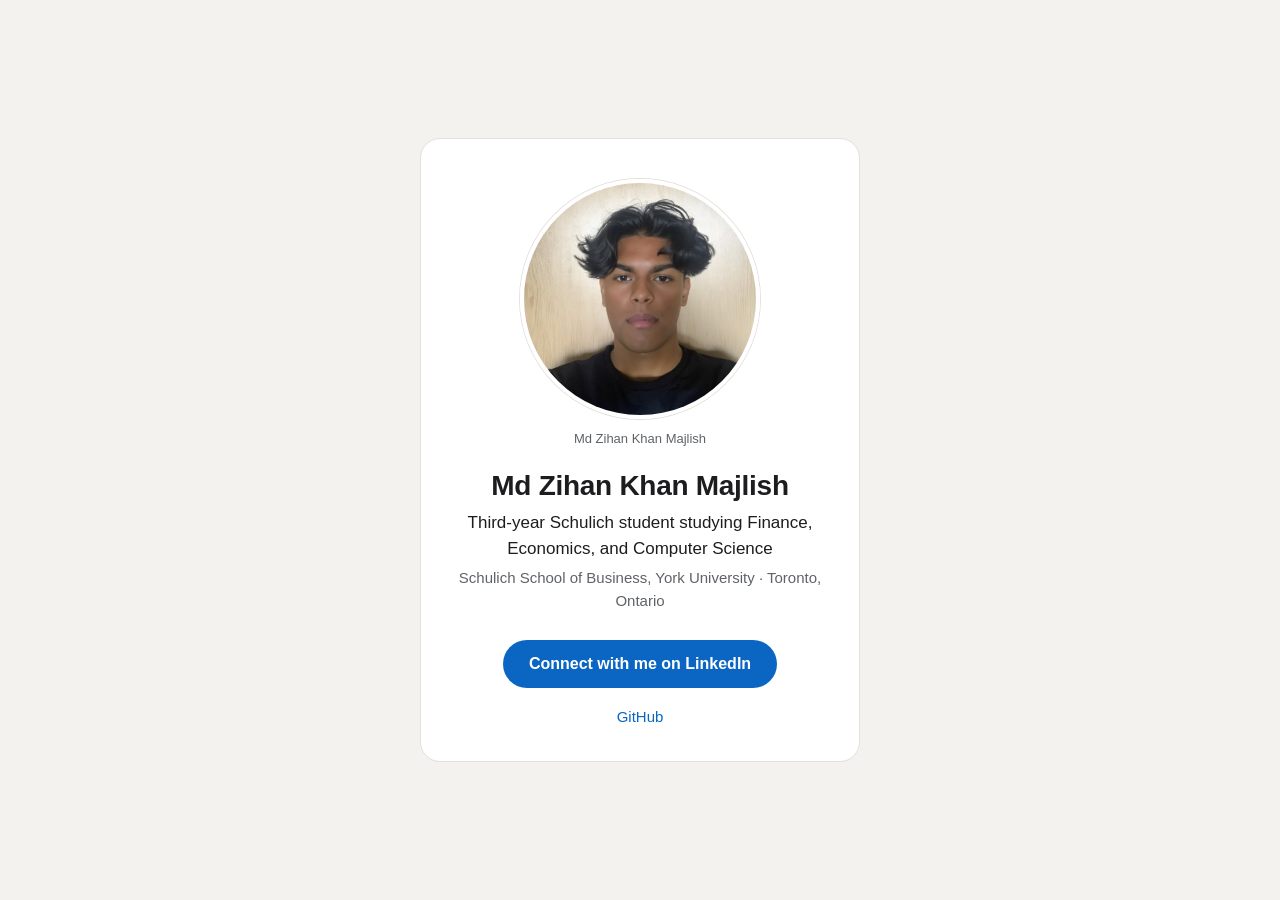
<file: index.html>
<!doctype html>
<html lang="en">
<head>
<meta charset="utf-8">
<meta name="viewport" content="width=device-width, initial-scale=1">
<title>Md Zihan Khan Majlish | Schulich Finance, Economics and Computer Science</title>
<meta name="description" content="Md Zihan Khan Majlish (Zihan Khan Majlish) is a third-year Schulich School of Business student at York University in Toronto, studying Finance, Economics, and Computer Science. Connect with him on LinkedIn.">
<meta name="author" content="Md Zihan Khan Majlish">
<meta name="robots" content="index, follow, max-image-preview:large">
<meta name="google-site-verification" content="CwUUV3-yl5QJTjKk9acUYIVPfUnEMBBv4Ml5v2QpT0E" />
<link rel="canonical" href="https://mzkmajlish.github.io/">
<link rel="icon" type="image/jpeg" href="https://mzkmajlish.github.io/md-zihan-khan-majlish.jpg">
<link rel="apple-touch-icon" href="https://mzkmajlish.github.io/md-zihan-khan-majlish.jpg">
<link rel="me" href="https://www.linkedin.com/in/mdzihankhanmajlish/">
<link rel="me" href="https://github.com/mzkmajlish">

<meta property="og:type" content="profile">
<meta property="og:site_name" content="Md Zihan Khan Majlish">
<meta property="og:title" content="Md Zihan Khan Majlish">
<meta property="og:description" content="Third-year Schulich student studying Finance, Economics, and Computer Science.">
<meta property="og:url" content="https://mzkmajlish.github.io/">
<meta property="og:image" content="https://mzkmajlish.github.io/md-zihan-khan-majlish.jpg">
<meta property="og:image:type" content="image/jpeg">
<meta property="og:image:width" content="800">
<meta property="og:image:height" content="800">
<meta property="og:image:alt" content="Md Zihan Khan Majlish">
<meta property="profile:first_name" content="Md Zihan">
<meta property="profile:last_name" content="Khan Majlish">
<meta name="twitter:card" content="summary_large_image">
<meta name="twitter:title" content="Md Zihan Khan Majlish">
<meta name="twitter:description" content="Third-year Schulich student studying Finance, Economics, and Computer Science.">
<meta name="twitter:image" content="https://mzkmajlish.github.io/md-zihan-khan-majlish.jpg">
<meta name="twitter:image:alt" content="Md Zihan Khan Majlish">

<script type="application/ld+json">
{
  "@context": "https://schema.org",
  "@type": "ProfilePage",
  "url": "https://mzkmajlish.github.io/",
  "name": "Md Zihan Khan Majlish",
  "dateModified": "2026-09-28",
  "primaryImageOfPage": {"@id": "https://mzkmajlish.github.io/#photo"},
  "mainEntity": {
    "@type": "Person",
    "@id": "https://mzkmajlish.github.io/#person",
    "name": "Md Zihan Khan Majlish",
    "alternateName": ["Zihan Khan Majlish", "Md Zihan", "Zihan Khan", "Zihan Majlish"],
    "givenName": "Md Zihan",
    "familyName": "Khan Majlish",
    "url": "https://mzkmajlish.github.io/",
    "image": {
      "@type": "ImageObject",
      "@id": "https://mzkmajlish.github.io/#photo",
      "url": "https://mzkmajlish.github.io/md-zihan-khan-majlish.jpg",
      "contentUrl": "https://mzkmajlish.github.io/md-zihan-khan-majlish.jpg",
      "width": 800,
      "height": 800,
      "caption": "Md Zihan Khan Majlish",
      "creator": {"@type": "Person", "name": "Md Zihan Khan Majlish"},
      "creditText": "Md Zihan Khan Majlish",
      "copyrightNotice": "Md Zihan Khan Majlish"
    },
    "description": "Third-year Schulich School of Business student at York University studying Finance, Economics, and Computer Science.",
    "affiliation": {
      "@type": "CollegeOrUniversity",
      "name": "Schulich School of Business, York University",
      "url": "https://schulich.yorku.ca/"
    },
    "address": {
      "@type": "PostalAddress",
      "addressLocality": "Toronto",
      "addressRegion": "ON",
      "addressCountry": "CA"
    },
    "knowsLanguage": ["English", "French"],
    "sameAs": [
      "https://www.linkedin.com/in/mdzihankhanmajlish/",
      "https://github.com/mzkmajlish"
    ]
  }
}
</script>

<style>
  :root {
    --bg: #f4f2ee;
    --card: #ffffff;
    --text: #1d1d1f;
    --muted: #5f6368;
    --line: #e3e0da;
    --accent: #0a66c2;
    --accent-text: #ffffff;
  }
  @media (prefers-color-scheme: dark) {
    :root {
      --bg: #111214;
      --card: #1b1c1f;
      --text: #f2f2f2;
      --muted: #a4a7ad;
      --line: #2c2e33;
      --accent: #378fe9;
      --accent-text: #0b0c0e;
    }
  }
  * { box-sizing: border-box; }
  html, body { margin: 0; }
  body {
    min-height: 100vh;
    display: flex;
    align-items: center;
    justify-content: center;
    padding: 32px 16px;
    background: var(--bg);
    color: var(--text);
    font: 16px/1.5 -apple-system, BlinkMacSystemFont, "Segoe UI", Roboto, "Helvetica Neue", Arial, sans-serif;
  }
  .card {
    width: 100%;
    max-width: 440px;
    background: var(--card);
    border: 1px solid var(--line);
    border-radius: 20px;
    padding: 40px 28px 32px;
    text-align: center;
  }
  figure { margin: 0 0 20px; }
  .photo {
    display: block;
    width: 240px;
    height: 240px;
    max-width: 70vw;
    max-height: 70vw;
    margin: 0 auto;
    border-radius: 50%;
    object-fit: cover;
    border: 4px solid var(--card);
    box-shadow: 0 0 0 1px var(--line);
  }
  figcaption {
    margin-top: 10px;
    font-size: 13px;
    color: var(--muted);
  }
  h1 {
    margin: 0 0 8px;
    font-size: 28px;
    line-height: 1.2;
    letter-spacing: -0.01em;
  }
  .tagline { margin: 0 0 6px; font-size: 17px; }
  .where { margin: 0 0 28px; color: var(--muted); font-size: 15px; }
  .btn {
    display: inline-block;
    padding: 12px 26px;
    border-radius: 999px;
    background: var(--accent);
    color: var(--accent-text);
    font-weight: 600;
    text-decoration: none;
  }
  .btn:hover, .btn:focus-visible { filter: brightness(1.08); }
  .more { margin: 18px 0 0; font-size: 15px; }
  .more a { color: var(--accent); text-decoration: none; }
  .more a:hover { text-decoration: underline; }
</style>
</head>
<body>
  <main class="card">
    <figure>
      <img class="photo" src="md-zihan-khan-majlish.jpg" alt="Md Zihan Khan Majlish" width="800" height="800" fetchpriority="high">
      <figcaption>Md Zihan Khan Majlish</figcaption>
    </figure>
    <h1>Md Zihan Khan Majlish</h1>
    <p class="tagline">Third-year Schulich student studying Finance, Economics, and Computer Science</p>
    <p class="where">Schulich School of Business, York University &middot; Toronto, Ontario</p>
    <a class="btn" href="https://www.linkedin.com/in/mdzihankhanmajlish/" rel="me">Connect with me on LinkedIn</a>
    <p class="more"><a href="https://github.com/mzkmajlish" rel="me">GitHub</a></p>
  </main>
</body>
</html>
</file>
